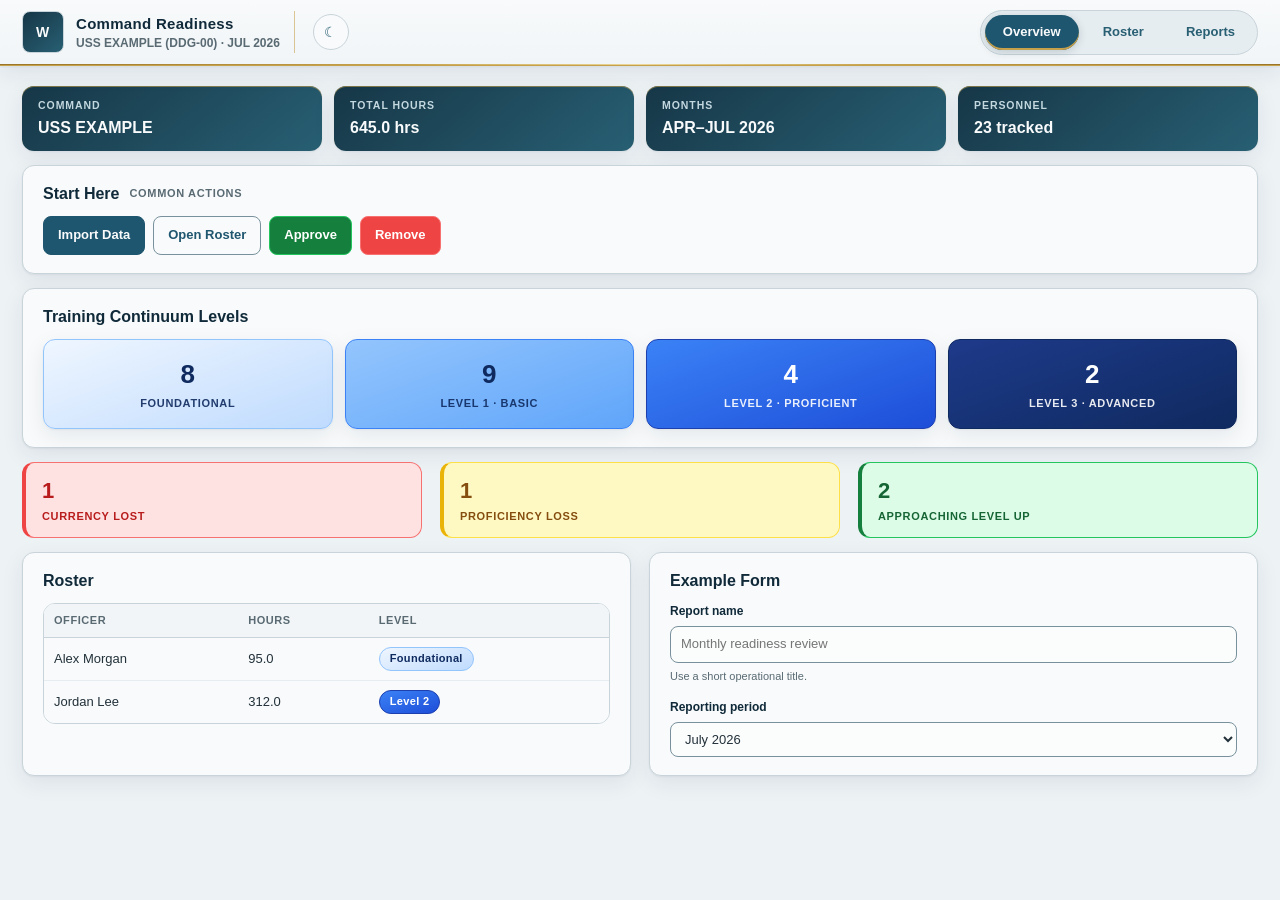
<file: style-kits/wake-navy/example.html>
<!DOCTYPE html>
<html lang="en">
<head>
    <meta charset="UTF-8">
    <meta name="viewport" content="width=device-width, initial-scale=1.0">
    <title>WAKE Navy Style Kit Example</title>
    <link rel="stylesheet" href="wake-navy-tokens.css">
    <link rel="stylesheet" href="wake-navy-components.css">
</head>
<body class="navy-app">
    <header class="navy-topbar">
        <div class="navy-brand">
            <div class="navy-brand__mark" aria-hidden="true">W</div>
            <div class="navy-brand__copy">
                <div class="navy-brand__title">Command Readiness</div>
                <div class="navy-brand__meta">USS EXAMPLE (DDG-00) · JUL 2026</div>
            </div>
        </div>

        <button class="navy-theme-toggle" id="theme-toggle" type="button"
            aria-label="Switch to dark mode">☾</button>

        <nav class="navy-nav" aria-label="Primary navigation">
            <button class="navy-nav__button is-active" type="button"
                aria-current="page">Overview</button>
            <button class="navy-nav__button" type="button">Roster</button>
            <button class="navy-nav__button" type="button">Reports</button>
        </nav>
    </header>

    <main class="navy-shell navy-stack">
        <section class="navy-metric-grid" aria-label="Command metrics">
            <article class="navy-metric">
                <span class="navy-metric__label">Command</span>
                <div class="navy-metric__value">USS EXAMPLE</div>
            </article>
            <article class="navy-metric">
                <span class="navy-metric__label">Total Hours</span>
                <div class="navy-metric__value">645.0 hrs</div>
            </article>
            <article class="navy-metric">
                <span class="navy-metric__label">Months</span>
                <div class="navy-metric__value">APR–JUL 2026</div>
            </article>
            <article class="navy-metric">
                <span class="navy-metric__label">Personnel</span>
                <div class="navy-metric__value">23 tracked</div>
            </article>
        </section>

        <section class="navy-card">
            <h2 class="navy-card__header">
                Start Here
                <span class="navy-card__note">Common actions</span>
            </h2>
            <div class="navy-toolbar">
                <button class="navy-button" type="button">Import Data</button>
                <button class="navy-button navy-button--secondary"
                    type="button">Open Roster</button>
                <button class="navy-button navy-button--levelup"
                    type="button">Approve</button>
                <button class="navy-button navy-button--danger"
                    type="button">Remove</button>
            </div>
        </section>

        <section class="navy-card">
            <h2 class="navy-card__header">Training Continuum Levels</h2>
            <div class="navy-level-grid">
                <article class="navy-level-card navy-level--0">
                    <strong class="navy-level-card__value">8</strong>
                    <span class="navy-level-card__label">Foundational</span>
                </article>
                <article class="navy-level-card navy-level--1">
                    <strong class="navy-level-card__value">9</strong>
                    <span class="navy-level-card__label">Level 1 · Basic</span>
                </article>
                <article class="navy-level-card navy-level--2">
                    <strong class="navy-level-card__value">4</strong>
                    <span class="navy-level-card__label">Level 2 · Proficient</span>
                </article>
                <article class="navy-level-card navy-level--3">
                    <strong class="navy-level-card__value">2</strong>
                    <span class="navy-level-card__label">Level 3 · Advanced</span>
                </article>
            </div>
        </section>

        <section class="navy-grid navy-grid--3" aria-label="Operational status">
            <article class="navy-status navy-status--danger">
                <strong class="navy-status__value">1</strong>
                <span class="navy-status__label">Currency Lost</span>
            </article>
            <article class="navy-status navy-status--warning">
                <strong class="navy-status__value">1</strong>
                <span class="navy-status__label">Proficiency Loss</span>
            </article>
            <article class="navy-status navy-status--levelup">
                <strong class="navy-status__value">2</strong>
                <span class="navy-status__label">Approaching Level Up</span>
            </article>
        </section>

        <section class="navy-grid navy-grid--2">
            <article class="navy-card">
                <h2 class="navy-card__header">Roster</h2>
                <div class="navy-table-wrap">
                    <table class="navy-table">
                        <thead>
                            <tr>
                                <th scope="col">Officer</th>
                                <th scope="col">Hours</th>
                                <th scope="col">Level</th>
                            </tr>
                        </thead>
                        <tbody>
                            <tr>
                                <td>Alex Morgan</td>
                                <td>95.0</td>
                                <td>
                                    <span class="navy-badge navy-level--0">
                                        Foundational
                                    </span>
                                </td>
                            </tr>
                            <tr>
                                <td>Jordan Lee</td>
                                <td>312.0</td>
                                <td>
                                    <span class="navy-badge navy-level--2">
                                        Level 2
                                    </span>
                                </td>
                            </tr>
                        </tbody>
                    </table>
                </div>
            </article>

            <article class="navy-card">
                <h2 class="navy-card__header">Example Form</h2>
                <div class="navy-stack">
                    <label class="navy-field">
                        <span class="navy-label">Report name</span>
                        <input class="navy-input" type="text"
                            placeholder="Monthly readiness review">
                        <span class="navy-help-text">Use a short operational title.</span>
                    </label>
                    <label class="navy-field">
                        <span class="navy-label">Reporting period</span>
                        <select class="navy-input">
                            <option>July 2026</option>
                            <option>August 2026</option>
                        </select>
                    </label>
                </div>
            </article>
        </section>
    </main>

    <script>
        (() => {
            const root = document.documentElement;
            const toggle = document.getElementById("theme-toggle");

            toggle.addEventListener("click", () => {
                const useDark = root.dataset.theme !== "dark";
                root.dataset.theme = useDark ? "dark" : "light";
                toggle.textContent = useDark ? "☀" : "☾";
                toggle.setAttribute(
                    "aria-label",
                    useDark ? "Switch to light mode" : "Switch to dark mode"
                );
            });
        })();
    </script>
</body>
</html>
</file>
<file: style-kits/wake-navy/wake-navy-tokens.css>
/*
 * WAKE Navy Design Tokens
 * Load before wake-navy-components.css.
 * Set data-theme="dark" on <html> or any containing element for dark mode.
 */

:root {
    color-scheme: light;

    /* Deep-ocean brand ramp */
    --wn-navy-950: #102a3a;
    --wn-navy-900: #163747;
    --wn-navy-800: #1c485b;
    --wn-navy-700: #285f73;
    --wn-navy-600: #39758e;

    /* Surfaces */
    --wn-bg: #edf2f5;
    --wn-surface: #f8fafb;
    --wn-surface-2: #f1f5f7;
    --wn-surface-3: #e6edf1;
    --wn-input: #fbfcfc;
    --wn-topbar-start: #f8fafb;
    --wn-topbar-end: #f1f5f7;
    --wn-border: #c8d4da;
    --wn-border-strong: #79919d;
    --wn-divider: #d8e2e6;

    /* Text */
    --wn-text: #23313a;
    --wn-text-muted: #596a73;
    --wn-heading: #102a3a;
    --wn-text-on-strong: #f8fafb;

    /* Strong Navy panels */
    --wn-hero-start: #163747;
    --wn-hero-end: #285f73;
    --wn-hero-text: #f8fafb;
    --wn-hero-muted: #c4d8e0;

    /* Quiet satin gold: use as a detail, never as a status color */
    --wn-gold: #c6a04a;
    --wn-gold-line: rgba(198, 160, 74, 0.58);
    --wn-gold-gradient: linear-gradient(
        90deg,
        #9a7428 0%,
        #c7a44f 32%,
        #ead79a 50%,
        #c7a44f 68%,
        #9a7428 100%
    );

    /* Actions and focus */
    --wn-action: #1f566f;
    --wn-action-hover: #17465a;
    --wn-action-pressed: #102a3a;
    --wn-action-soft: #dde9ed;
    --wn-action-on: #f8fafb;
    --wn-link: #285f73;
    --wn-focus: #276d89;

    /* Information */
    --wn-info-text: #275d73;
    --wn-info-fill: #e5f0f5;
    --wn-info-border: #aacad7;

    /* Currency loss: always bright red */
    --wn-danger-text: #b91c1c;
    --wn-danger-fill: #fee2e2;
    --wn-danger-border: #f87171;
    --wn-danger-solid: #ef4444;
    --wn-danger-on: #ffffff;

    /* Proficiency loss / Need Currency: always bright yellow */
    --wn-warning-text: #854d0e;
    --wn-warning-fill: #fef9c3;
    --wn-warning-border: #fde047;
    --wn-warning-solid: #eab308;
    --wn-warning-on: #102a3a;

    /* Approaching level-up: darker green */
    --wn-levelup-text: #166534;
    --wn-levelup-fill: #dcfce7;
    --wn-levelup-border: #22c55e;
    --wn-levelup-solid: #15803d;
    --wn-levelup-on: #ffffff;

    /* Generic complete / saved state */
    --wn-state-text: #1f6263;
    --wn-state-fill: #e2f0ef;
    --wn-state-border: #a4c7c4;
    --wn-state-solid: #2f7475;

    /* Neutral / pending */
    --wn-neutral-text: #596a73;
    --wn-neutral-fill: #e8eef1;
    --wn-neutral-border: #c3d0d6;
    --wn-neutral-solid: #667985;

    /* Exact shared level palette: Foundational through Level 3 */
    --wn-level-0-accent: #93c5fd;
    --wn-level-0-text: #0f2a5f;
    --wn-level-0-gradient: linear-gradient(160deg, #eff6ff, #bfdbfe);
    --wn-level-1-accent: #3b82f6;
    --wn-level-1-text: #0f2a5f;
    --wn-level-1-gradient: linear-gradient(160deg, #93c5fd, #60a5fa);
    --wn-level-2-accent: #1e40af;
    --wn-level-2-text: #ffffff;
    --wn-level-2-gradient: linear-gradient(160deg, #3b82f6, #1d4ed8);
    --wn-level-3-accent: #0f2a5f;
    --wn-level-3-text: #ffffff;
    --wn-level-3-gradient: linear-gradient(160deg, #1e3a8a, #0f2a5f);

    /* Shape, type, and elevation */
    --wn-radius: 12px;
    --wn-radius-sm: 8px;
    --wn-radius-pill: 999px;
    --wn-shadow-card:
        0 1px 2px rgba(16, 42, 58, 0.05),
        0 7px 22px rgba(16, 42, 58, 0.08);
    --wn-shadow-pop: 0 14px 42px rgba(16, 42, 58, 0.24);
    --wn-font:
        -apple-system,
        BlinkMacSystemFont,
        "Segoe UI",
        Roboto,
        "Helvetica Neue",
        Arial,
        sans-serif;
}

[data-theme="dark"] {
    color-scheme: dark;

    --wn-bg: #111920;
    --wn-surface: #17242c;
    --wn-surface-2: #1d2c35;
    --wn-surface-3: #263944;
    --wn-input: #142129;
    --wn-topbar-start: #17242c;
    --wn-topbar-end: #111920;
    --wn-border: #354a55;
    --wn-border-strong: #657f8b;
    --wn-divider: #2b3f49;

    --wn-text: #d9e4e8;
    --wn-text-muted: #a7b7bf;
    --wn-heading: #dce9ed;
    --wn-text-on-strong: #f4f7f8;

    --wn-hero-start: #102a3a;
    --wn-hero-end: #1c485b;
    --wn-hero-text: #f4f7f8;
    --wn-hero-muted: #b9cfd8;

    --wn-gold: #d4af55;
    --wn-gold-line: rgba(212, 175, 85, 0.65);
    --wn-gold-gradient: linear-gradient(
        90deg,
        #9a7428 0%,
        #c6a552 32%,
        #ead9a2 50%,
        #c6a552 68%,
        #9a7428 100%
    );

    --wn-action: #2f6f88;
    --wn-action-hover: #39778d;
    --wn-action-pressed: #245b70;
    --wn-action-soft: #1a3541;
    --wn-action-on: #f4f7f8;
    --wn-link: #74b1c7;
    --wn-focus: #7cc4de;

    --wn-info-text: #9bc7d8;
    --wn-info-fill: #1a313c;
    --wn-info-border: #3d6372;

    --wn-danger-text: #ff9b96;
    --wn-danger-fill: #421f22;
    --wn-danger-border: #ff6b63;
    --wn-danger-solid: #ff453a;
    --wn-danger-on: #ffffff;

    --wn-warning-text: #ffe169;
    --wn-warning-fill: #40370f;
    --wn-warning-border: #ffe45c;
    --wn-warning-solid: #ffd60a;
    --wn-warning-on: #111827;

    --wn-levelup-text: #86efac;
    --wn-levelup-fill: #153b25;
    --wn-levelup-border: #22c55e;
    --wn-levelup-solid: #16a34a;
    --wn-levelup-on: #ffffff;

    --wn-state-text: #9dd5d2;
    --wn-state-fill: #183638;
    --wn-state-border: #3e7373;
    --wn-state-solid: #377c7d;

    --wn-neutral-text: #a7b7bf;
    --wn-neutral-fill: #26343c;
    --wn-neutral-border: #455c66;
    --wn-neutral-solid: #5d717b;

    /* Level gradients remain exact in both themes for visual parity */
    --wn-level-0-accent: #93c5fd;
    --wn-level-0-text: #0f2a5f;
    --wn-level-0-gradient: linear-gradient(160deg, #eff6ff, #bfdbfe);
    --wn-level-1-accent: #3b82f6;
    --wn-level-1-text: #0f2a5f;
    --wn-level-1-gradient: linear-gradient(160deg, #93c5fd, #60a5fa);
    --wn-level-2-accent: #1e40af;
    --wn-level-2-text: #ffffff;
    --wn-level-2-gradient: linear-gradient(160deg, #3b82f6, #1d4ed8);
    --wn-level-3-accent: #0f2a5f;
    --wn-level-3-text: #ffffff;
    --wn-level-3-gradient: linear-gradient(160deg, #1e3a8a, #0f2a5f);

    --wn-shadow-card:
        0 1px 2px rgba(0, 0, 0, 0.22),
        0 8px 24px rgba(0, 0, 0, 0.26);
    --wn-shadow-pop: 0 16px 46px rgba(0, 0, 0, 0.46);
}
</file>
<file: style-kits/wake-navy/wake-navy-components.css>
/*
 * WAKE Navy Components
 * Requires wake-navy-tokens.css.
 * Add class="navy-app" to <body>; component classes use the navy- prefix.
 */

*,
*::before,
*::after {
    box-sizing: border-box;
}

html,
body {
    margin: 0;
    min-height: 100%;
}

body.navy-app {
    min-height: 100vh;
    font-family: var(--wn-font);
    font-size: 14px;
    line-height: 1.45;
    color: var(--wn-text);
    background:
        radial-gradient(
            1100px 500px at 85% -220px,
            rgba(57, 117, 142, 0.11),
            transparent 60%
        ),
        var(--wn-bg);
}

.navy-app :where(h1, h2, h3, h4) {
    margin: 0 0 8px;
    color: var(--wn-heading);
    line-height: 1.25;
}

.navy-app :where(p) {
    margin: 0 0 10px;
}

.navy-app :where(a) {
    color: var(--wn-link);
}

.navy-app :where(button, input, select, textarea) {
    font: inherit;
}

.navy-app ::selection {
    background: rgba(39, 109, 137, 0.25);
}

/* App shell */

.navy-topbar {
    position: sticky;
    top: 0;
    z-index: 100;
    display: flex;
    align-items: center;
    gap: 18px;
    padding: 10px 22px;
    background: linear-gradient(
        180deg,
        var(--wn-topbar-start),
        var(--wn-topbar-end)
    );
    border-bottom: 1px solid var(--wn-gold);
    box-shadow: var(--wn-shadow-card);
}

.navy-topbar::after {
    position: absolute;
    right: 0;
    bottom: 0;
    left: 0;
    height: 1px;
    background: var(--wn-gold-gradient);
    content: "";
    pointer-events: none;
}

.navy-brand {
    display: flex;
    flex: 0 0 auto;
    align-items: center;
    gap: 12px;
    padding-right: 14px;
    border-right: 1px solid var(--wn-gold-line);
}

.navy-brand__mark {
    display: grid;
    width: 42px;
    height: 42px;
    place-items: center;
    border: 1px solid var(--wn-border);
    border-radius: var(--wn-radius-sm);
    color: var(--wn-text-on-strong);
    background: linear-gradient(140deg, var(--wn-hero-start), var(--wn-hero-end));
    font-weight: 900;
    letter-spacing: 0.04em;
}

.navy-brand__copy {
    min-width: 0;
}

.navy-brand__title {
    color: var(--wn-heading);
    font-size: 15px;
    font-weight: 800;
    letter-spacing: 0.02em;
}

.navy-brand__meta {
    max-width: 46vw;
    overflow: hidden;
    color: var(--wn-text-muted);
    font-size: 12px;
    font-weight: 600;
    text-overflow: ellipsis;
    white-space: nowrap;
}

.navy-nav {
    display: flex;
    gap: 6px;
    margin-left: auto;
    padding: 4px;
    border: 1px solid var(--wn-border);
    border-radius: var(--wn-radius-pill);
    background: var(--wn-surface-3);
}

.navy-nav__button {
    appearance: none;
    padding: 8px 18px;
    border: 0;
    border-radius: var(--wn-radius-pill);
    color: var(--wn-link);
    background: transparent;
    font-size: 13px;
    font-weight: 700;
    cursor: pointer;
    transition:
        background 140ms ease,
        color 140ms ease,
        box-shadow 140ms ease;
}

.navy-nav__button:hover {
    color: var(--wn-action-hover);
    background: var(--wn-action-soft);
}

.navy-nav__button[aria-current="page"],
.navy-nav__button.is-active {
    color: var(--wn-action-on);
    background: var(--wn-action);
    box-shadow:
        inset 0 -2px 0 var(--wn-gold),
        0 2px 8px rgba(16, 42, 58, 0.18);
}

.navy-theme-toggle {
    display: inline-grid;
    flex: 0 0 auto;
    width: 36px;
    height: 36px;
    padding: 0;
    place-items: center;
    border: 1px solid var(--wn-border);
    border-radius: 50%;
    color: var(--wn-link);
    background: var(--wn-surface);
    cursor: pointer;
}

.navy-theme-toggle:hover {
    background: var(--wn-action-soft);
}

.navy-shell {
    width: min(100%, 1280px);
    margin: 0 auto;
    padding: 20px 22px 80px;
}

/* Layout helpers */

.navy-grid {
    display: grid;
    gap: 18px;
}

.navy-grid--2 {
    grid-template-columns: repeat(2, minmax(0, 1fr));
}

.navy-grid--3 {
    grid-template-columns: repeat(3, minmax(0, 1fr));
}

.navy-grid--4 {
    grid-template-columns: repeat(4, minmax(0, 1fr));
}

.navy-stack {
    display: grid;
    gap: 14px;
}

.navy-toolbar {
    display: flex;
    align-items: center;
    gap: 8px;
    flex-wrap: wrap;
}

.navy-toolbar--end {
    justify-content: flex-end;
}

/* Cards */

.navy-card {
    min-width: 0;
    padding: 18px 20px;
    border: 1px solid var(--wn-border);
    border-radius: var(--wn-radius);
    color: var(--wn-text);
    background: var(--wn-surface);
    box-shadow: var(--wn-shadow-card);
}

.navy-card__header {
    display: flex;
    align-items: center;
    gap: 10px;
    margin: 0 0 12px;
    color: var(--wn-heading);
    font-size: 16px;
    font-weight: 800;
    flex-wrap: wrap;
}

.navy-card__note {
    color: var(--wn-text-muted);
    font-size: 11px;
    font-weight: 700;
    letter-spacing: 0.06em;
    text-transform: uppercase;
}

.navy-card--hero {
    color: var(--wn-hero-text);
    background: linear-gradient(140deg, var(--wn-hero-start), var(--wn-hero-end));
}

.navy-card--hero :where(h1, h2, h3, h4) {
    color: var(--wn-hero-text);
}

.navy-card--hero .navy-card__note {
    color: var(--wn-hero-muted);
}

/* Metrics */

.navy-metric-grid {
    display: grid;
    grid-template-columns: repeat(4, minmax(0, 1fr));
    gap: 12px;
}

.navy-metric {
    min-width: 0;
    padding: 12px 16px;
    border-radius: var(--wn-radius);
    color: var(--wn-hero-text);
    background: linear-gradient(140deg, var(--wn-hero-start), var(--wn-hero-end));
    box-shadow:
        inset 0 1px 0 var(--wn-gold-line),
        var(--wn-shadow-card);
}

.navy-metric__label {
    display: block;
    margin-bottom: 3px;
    color: var(--wn-hero-muted);
    font-size: 10.5px;
    font-weight: 800;
    letter-spacing: 0.09em;
    text-transform: uppercase;
}

.navy-metric__value {
    overflow: hidden;
    color: var(--wn-hero-text);
    font-size: 16px;
    font-weight: 800;
    text-overflow: ellipsis;
    white-space: nowrap;
}

/* Buttons */

.navy-button {
    appearance: none;
    display: inline-flex;
    align-items: center;
    justify-content: center;
    gap: 6px;
    padding: 9px 14px;
    border: 1px solid var(--wn-action);
    border-radius: var(--wn-radius-sm);
    color: var(--wn-action-on);
    background: var(--wn-action);
    font-size: 13px;
    font-weight: 700;
    text-align: center;
    cursor: pointer;
    transition:
        background 120ms ease,
        border-color 120ms ease,
        transform 120ms ease;
}

.navy-button:hover {
    border-color: var(--wn-action-hover);
    background: var(--wn-action-hover);
}

.navy-button:active {
    background: var(--wn-action-pressed);
    transform: translateY(1px);
}

.navy-button--secondary {
    border-color: var(--wn-border-strong);
    color: var(--wn-action);
    background: var(--wn-surface);
}

.navy-button--secondary:hover {
    border-color: var(--wn-action);
    color: var(--wn-action-hover);
    background: var(--wn-surface-3);
}

.navy-button--danger {
    border-color: var(--wn-danger-border);
    color: var(--wn-danger-on);
    background: var(--wn-danger-solid);
}

.navy-button--danger:hover {
    border-color: var(--wn-danger-solid);
    background: var(--wn-danger-text);
}

.navy-button--levelup {
    border-color: var(--wn-levelup-border);
    color: var(--wn-levelup-on);
    background: var(--wn-levelup-solid);
}

.navy-button--levelup:hover {
    border-color: var(--wn-levelup-solid);
    background: var(--wn-levelup-text);
}

.navy-button:disabled {
    opacity: 0.52;
    cursor: not-allowed;
    transform: none;
}

/* Level badges and cards */

.navy-badge {
    display: inline-flex;
    align-items: center;
    gap: 4px;
    padding: 3px 10px;
    border: 1px solid var(--wn-border);
    border-radius: var(--wn-radius-pill);
    color: var(--wn-heading);
    background: var(--wn-surface-3);
    font-size: 11px;
    font-weight: 800;
    letter-spacing: 0.03em;
    white-space: nowrap;
}

.navy-level--0 {
    --wn-level-accent: var(--wn-level-0-accent);
    --wn-level-text: var(--wn-level-0-text);
    --wn-level-gradient: var(--wn-level-0-gradient);
}

.navy-level--1 {
    --wn-level-accent: var(--wn-level-1-accent);
    --wn-level-text: var(--wn-level-1-text);
    --wn-level-gradient: var(--wn-level-1-gradient);
}

.navy-level--2 {
    --wn-level-accent: var(--wn-level-2-accent);
    --wn-level-text: var(--wn-level-2-text);
    --wn-level-gradient: var(--wn-level-2-gradient);
}

.navy-level--3 {
    --wn-level-accent: var(--wn-level-3-accent);
    --wn-level-text: var(--wn-level-3-text);
    --wn-level-gradient: var(--wn-level-3-gradient);
}

.navy-badge.navy-level--0,
.navy-badge.navy-level--1,
.navy-badge.navy-level--2,
.navy-badge.navy-level--3 {
    border-color: var(--wn-level-accent);
    color: var(--wn-level-text);
    background: var(--wn-level-gradient);
}

.navy-level-grid {
    display: grid;
    grid-template-columns: repeat(4, minmax(0, 1fr));
    gap: 12px;
}

.navy-level-card {
    min-width: 0;
    padding: 16px;
    border: 1px solid var(--wn-level-accent);
    border-radius: var(--wn-radius);
    color: var(--wn-level-text);
    background: var(--wn-level-gradient);
    box-shadow: var(--wn-shadow-card);
    text-align: center;
}

.navy-level-card__value {
    display: block;
    margin-bottom: 2px;
    color: inherit;
    font-size: 26px;
    font-weight: 800;
}

.navy-level-card__label {
    display: block;
    color: inherit;
    font-size: 11px;
    font-weight: 800;
    letter-spacing: 0.06em;
    opacity: 0.9;
    text-transform: uppercase;
}

/* Operational status panels */

.navy-status {
    padding: 12px 16px;
    border: 1px solid var(--wn-neutral-border);
    border-left: 4px solid var(--wn-neutral-solid);
    border-radius: var(--wn-radius);
    color: var(--wn-neutral-text);
    background: var(--wn-neutral-fill);
    font-size: 13px;
    font-weight: 600;
}

.navy-status--danger {
    border-color: var(--wn-danger-border);
    border-left-color: var(--wn-danger-solid);
    color: var(--wn-danger-text);
    background: var(--wn-danger-fill);
}

.navy-status--warning {
    border-color: var(--wn-warning-border);
    border-left-color: var(--wn-warning-solid);
    color: var(--wn-warning-text);
    background: var(--wn-warning-fill);
}

.navy-status--levelup {
    border-color: var(--wn-levelup-border);
    border-left-color: var(--wn-levelup-solid);
    color: var(--wn-levelup-text);
    background: var(--wn-levelup-fill);
}

.navy-status--info {
    border-color: var(--wn-info-border);
    border-left-color: var(--wn-info-text);
    color: var(--wn-info-text);
    background: var(--wn-info-fill);
}

.navy-status--state {
    border-color: var(--wn-state-border);
    border-left-color: var(--wn-state-solid);
    color: var(--wn-state-text);
    background: var(--wn-state-fill);
}

.navy-status__value {
    display: block;
    margin-bottom: 2px;
    color: inherit;
    font-size: 22px;
    font-weight: 800;
}

.navy-status__label {
    display: block;
    color: inherit;
    font-size: 11px;
    font-weight: 800;
    letter-spacing: 0.06em;
    text-transform: uppercase;
}

/* Tables */

.navy-table-wrap {
    width: 100%;
    overflow: auto;
    border: 1px solid var(--wn-border);
    border-radius: var(--wn-radius);
    background: var(--wn-surface);
}

.navy-table {
    width: 100%;
    border-collapse: collapse;
    color: var(--wn-text);
    background: var(--wn-surface);
    font-size: 13px;
}

.navy-table th {
    padding: 9px 10px;
    border-bottom: 1px solid var(--wn-border);
    color: var(--wn-text-muted);
    background: var(--wn-surface-2);
    font-size: 11px;
    font-weight: 800;
    letter-spacing: 0.05em;
    text-align: left;
    text-transform: uppercase;
}

.navy-table td {
    padding: 9px 10px;
    border-bottom: 1px solid var(--wn-surface-3);
    vertical-align: middle;
}

.navy-table tbody tr:last-child td {
    border-bottom: 0;
}

.navy-table tbody tr:hover {
    background: var(--wn-surface-2);
}

/* Forms */

.navy-field {
    display: grid;
    gap: 6px;
}

.navy-label {
    color: var(--wn-heading);
    font-size: 12px;
    font-weight: 800;
}

.navy-input {
    width: 100%;
    padding: 8px 10px;
    border: 1px solid var(--wn-border-strong);
    border-radius: var(--wn-radius-sm);
    color: var(--wn-text);
    background: var(--wn-input);
    font-size: 13px;
}

.navy-help-text {
    color: var(--wn-text-muted);
    font-size: 11px;
}

.navy-input:focus {
    border-color: var(--wn-focus);
    outline: 2px solid color-mix(in srgb, var(--wn-focus) 45%, transparent);
    outline-offset: 1px;
}

.navy-app :where(
    .navy-button,
    .navy-nav__button,
    .navy-theme-toggle,
    a,
    input,
    select,
    textarea
):focus-visible {
    outline: 2px solid var(--wn-focus);
    outline-offset: 2px;
}

@media (max-width: 900px) {
    .navy-grid--4,
    .navy-metric-grid,
    .navy-level-grid {
        grid-template-columns: repeat(2, minmax(0, 1fr));
    }
}

@media (max-width: 720px) {
    .navy-topbar {
        flex-wrap: wrap;
        gap: 10px;
        padding: 10px 14px;
    }

    .navy-brand {
        flex: 1 1 100%;
        width: 100%;
        min-width: 0;
    }

    .navy-brand__meta {
        max-width: calc(100vw - 100px);
    }

    .navy-nav {
        order: 3;
        width: 100%;
        margin-left: 0;
    }

    .navy-nav__button {
        flex: 1;
        padding: 8px;
    }

    .navy-shell {
        padding: 14px 12px 72px;
    }

    .navy-grid--2,
    .navy-grid--3 {
        grid-template-columns: 1fr;
    }
}

@media (max-width: 460px) {
    .navy-level-grid,
    .navy-metric-grid {
        grid-template-columns: 1fr 1fr;
        gap: 10px;
    }

    .navy-card {
        padding: 16px;
    }

    .navy-level-card {
        padding: 14px 8px;
    }

    .navy-level-card__value {
        font-size: 22px;
    }
}

@media (prefers-reduced-motion: reduce) {
    .navy-app *,
    .navy-app *::before,
    .navy-app *::after {
        scroll-behavior: auto !important;
        transition-duration: 0.01ms !important;
    }
}

@media print {
    :root,
    [data-theme="dark"] {
        color-scheme: light;
        --wn-bg: #ffffff;
        --wn-surface: #ffffff;
        --wn-surface-2: #f3f4f6;
        --wn-surface-3: #e5e7eb;
        --wn-input: #ffffff;
        --wn-border: #9ca3af;
        --wn-border-strong: #6b7280;
        --wn-text: #111827;
        --wn-text-muted: #4b5563;
        --wn-heading: #111827;
        --wn-shadow-card: none;
    }

    .navy-topbar {
        position: static;
    }

    .navy-theme-toggle {
        display: none;
    }
}
</file>
